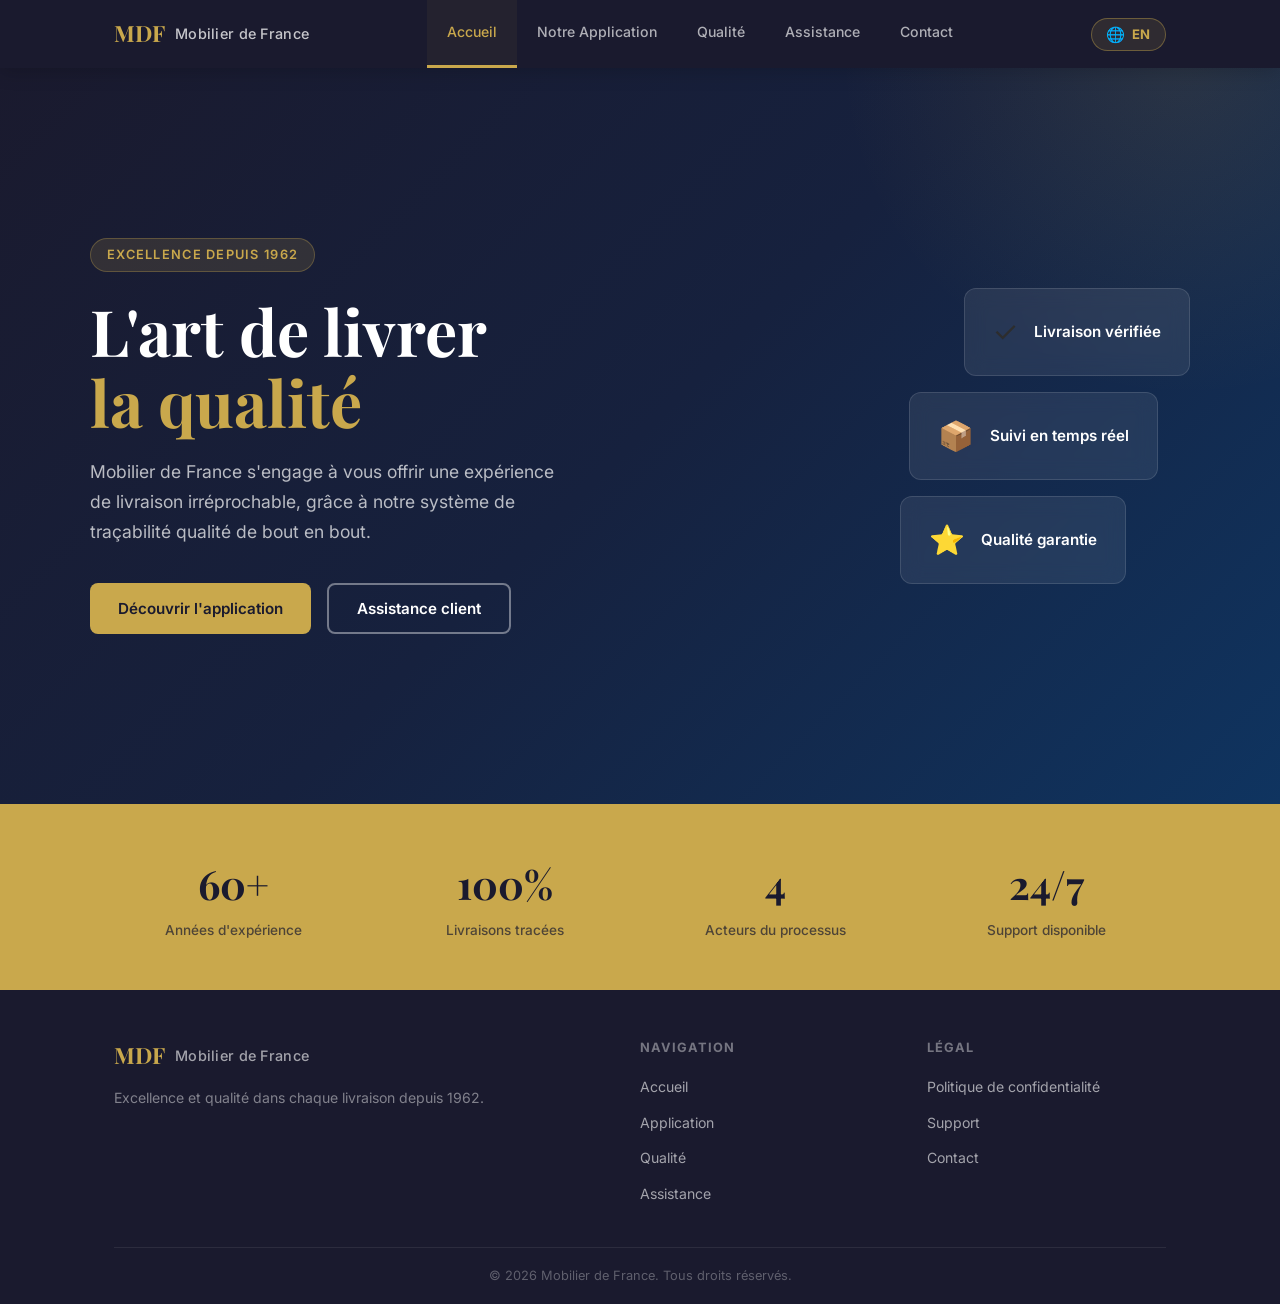
<file: index.html>
<!DOCTYPE html>
<html lang="fr">
<head>
  <meta charset="UTF-8" />
  <meta name="viewport" content="width=device-width, initial-scale=1.0" />
  <title>Mobilier de France - Qualité & Excellence</title>
  <meta name="description" content="Mobilier de France - Quality tracking for furniture deliveries." />
  <link rel="stylesheet" href="style.css" />
  <link rel="preconnect" href="https://fonts.googleapis.com" />
  <link rel="preconnect" href="https://fonts.gstatic.com" crossorigin />
  <link href="https://fonts.googleapis.com/css2?family=Playfair+Display:wght@400;600;700&family=Inter:wght@300;400;500;600&display=swap" rel="stylesheet" />
</head>
<body>

  <!-- ===================== NAVBAR / ONGLETS ===================== -->
  <nav class="navbar" id="navbar">
    <div class="nav-container">
      <div class="nav-logo">
        <span class="logo-mdf">MDF</span>
        <span class="logo-text">Mobilier de France</span>
      </div>

      <ul class="nav-links" id="navLinks">
        <li><a href="#" class="nav-tab active" data-tab="accueil"    data-i18n="nav.accueil">Accueil</a></li>
        <li><a href="#" class="nav-tab"         data-tab="app"       data-i18n="nav.app">Notre Application</a></li>
        <li><a href="#" class="nav-tab"         data-tab="qualite"   data-i18n="nav.qualite">Qualité</a></li>
        <li><a href="#" class="nav-tab"         data-tab="sav"       data-i18n="nav.sav">Assistance</a></li>
        <li><a href="#" class="nav-tab"         data-tab="contact"   data-i18n="nav.contact">Contact</a></li>
      </ul>

      <div class="nav-right">
        <!-- Bouton langue -->
        <button class="lang-btn" id="langBtn" onclick="toggleLang()">
          <span class="lang-icon">🌐</span>
          <span id="langLabel">EN</span>
        </button>
        <button class="nav-toggle" id="navToggle" aria-label="Menu">
          <span></span><span></span><span></span>
        </button>
      </div>
    </div>
  </nav>

  <!-- ===================== ONGLET : ACCUEIL ===================== -->
  <div class="tab-panel active" id="tab-accueil">

    <section class="hero">
      <div class="hero-content">
        <div class="hero-left">
          <div class="hero-badge" data-i18n="hero.badge">Excellence depuis 1962</div>
          <h1 class="hero-title">
            <span data-i18n="hero.title1">L'art de livrer</span><br />
            <span class="hero-highlight" data-i18n="hero.title2">la qualité</span>
          </h1>
          <p class="hero-subtitle" data-i18n="hero.subtitle">
            Mobilier de France s'engage à vous offrir une expérience de livraison irréprochable,
            grâce à notre système de traçabilité qualité de bout en bout.
          </p>
          <div class="hero-actions">
            <button class="btn btn-primary" onclick="switchTab('app')"   data-i18n="hero.btn1">Découvrir l'application</button>
            <button class="btn btn-secondary" onclick="switchTab('sav')" data-i18n="hero.btn2">Assistance client</button>
          </div>
        </div>
        <div class="hero-visual">
          <div class="hero-card">
            <div class="card-icon">✓</div>
            <div class="card-text" data-i18n="hero.card1">Livraison vérifiée</div>
          </div>
          <div class="hero-card hero-card--offset">
            <div class="card-icon">📦</div>
            <div class="card-text" data-i18n="hero.card2">Suivi en temps réel</div>
          </div>
          <div class="hero-card hero-card--offset2">
            <div class="card-icon">⭐</div>
            <div class="card-text" data-i18n="hero.card3">Qualité garantie</div>
          </div>
        </div>
      </div>
    </section>

    <section class="stats">
      <div class="container">
        <div class="stats-grid">
          <div class="stat-item">
            <div class="stat-number" data-target="60" data-suffix="+">60+</div>
            <div class="stat-label" data-i18n="stats.label1">Années d'expérience</div>
          </div>
          <div class="stat-item">
            <div class="stat-number" data-target="100" data-suffix="%">100%</div>
            <div class="stat-label" data-i18n="stats.label2">Livraisons tracées</div>
          </div>
          <div class="stat-item">
            <div class="stat-number" data-target="4" data-suffix="">4</div>
            <div class="stat-label" data-i18n="stats.label3">Acteurs du processus</div>
          </div>
          <div class="stat-item">
            <div class="stat-number" data-static="24/7">24/7</div>
            <div class="stat-label" data-i18n="stats.label4">Support disponible</div>
          </div>
        </div>
      </div>
    </section>

  </div>

  <!-- ===================== ONGLET : APPLICATION ===================== -->
  <div class="tab-panel" id="tab-app">
    <section class="page-section">
      <div class="container">
        <div class="section-header">
          <span class="section-tag" data-i18n="app.tag">Application Mobile</span>
          <h2 class="section-title" data-i18n="app.title">Une app pour chaque acteur</h2>
          <p class="section-desc" data-i18n="app.desc">
            Notre application de traçabilité qualité connecte tous les maillons de la chaîne —
            du fournisseur au client final — en passant par le chauffeur et le showroom.
          </p>
        </div>

        <div class="app-grid">
          <div class="app-card">
            <div class="app-card-icon">🏭</div>
            <h3 data-i18n="app.card1.title">Fournisseur</h3>
            <p data-i18n="app.card1.desc">Préparation des commandes, contrôle qualité à la source, photos de départ et chargement camion.</p>
          </div>
          <div class="app-card">
            <div class="app-card-icon">🚛</div>
            <h3 data-i18n="app.card2.title">Chauffeur</h3>
            <p data-i18n="app.card2.desc">Prise en charge des livraisons, gestion des tournées, photos à la livraison et signalement d'incidents.</p>
          </div>
          <div class="app-card">
            <div class="app-card-icon">🏪</div>
            <h3 data-i18n="app.card3.title">Showroom</h3>
            <p data-i18n="app.card3.desc">Réception des meubles, contrôle à la livraison, validation ou signalement des défauts.</p>
          </div>
          <div class="app-card">
            <div class="app-card-icon">👤</div>
            <h3 data-i18n="app.card4.title">Client</h3>
            <p data-i18n="app.card4.desc">Suivi de sa commande, réception confirmée avec signature électronique et avis qualité.</p>
          </div>
        </div>

        <div class="app-download">
          <p class="download-label" data-i18n="app.download.label">Application disponible prochainement sur</p>
          <div class="download-buttons">
            <div class="download-btn">
              <span class="download-icon">🍎</span>
              <div>
                <div class="download-sub" data-i18n="app.download.sub">Disponible sur</div>
                <div class="download-name">App Store</div>
              </div>
            </div>
            <div class="download-btn">
              <span class="download-icon">▶</span>
              <div>
                <div class="download-sub" data-i18n="app.download.sub">Disponible sur</div>
                <div class="download-name">Google Play</div>
              </div>
            </div>
          </div>
        </div>
      </div>
    </section>
  </div>

  <!-- ===================== ONGLET : QUALITÉ ===================== -->
  <div class="tab-panel" id="tab-qualite">
    <section class="page-section">
      <div class="container">
        <div class="section-header">
          <span class="section-tag" data-i18n="qualite.tag">Notre engagement</span>
          <h2 class="section-title" data-i18n="qualite.title">Zéro compromis sur la qualité</h2>
          <p class="section-desc" data-i18n="qualite.desc">
            Chaque meuble est photographié, référencé et suivi à chaque étape —
            de la fabrication à votre domicile.
          </p>
        </div>

        <div class="qualite-inner">
          <div class="qualite-text">
            <p data-i18n="qualite.text">
              Grâce à notre système de traçabilité numérique, vous disposez d'une preuve
              photo à chaque étape. Fini les litiges sans preuve : tout est documenté,
              daté et archivé.
            </p>
            <ul class="qualite-list">
              <li><span class="qualite-check">✓</span><span data-i18n="qualite.check1">Photos de contrôle avant expédition</span></li>
              <li><span class="qualite-check">✓</span><span data-i18n="qualite.check2">Vérification au chargement du camion</span></li>
              <li><span class="qualite-check">✓</span><span data-i18n="qualite.check3">Contrôle à la réception en showroom</span></li>
              <li><span class="qualite-check">✓</span><span data-i18n="qualite.check4">Confirmation de livraison chez le client</span></li>
              <li><span class="qualite-check">✓</span><span data-i18n="qualite.check5">Historique complet accessible en ligne</span></li>
            </ul>
          </div>

          <div class="qualite-visual">
            <div class="process-steps" id="processSteps">
              <div class="process-step active">
                <div class="step-num">1</div>
                <div class="step-info">
                  <strong data-i18n="qualite.step1.title">Fournisseur</strong>
                  <span data-i18n="qualite.step1.desc">Contrôle qualité à la source</span>
                </div>
              </div>
              <div class="process-connector"></div>
              <div class="process-step">
                <div class="step-num">2</div>
                <div class="step-info">
                  <strong data-i18n="qualite.step2.title">Transport</strong>
                  <span data-i18n="qualite.step2.desc">Chargement vérifié et photographié</span>
                </div>
              </div>
              <div class="process-connector"></div>
              <div class="process-step">
                <div class="step-num">3</div>
                <div class="step-info">
                  <strong data-i18n="qualite.step3.title">Showroom</strong>
                  <span data-i18n="qualite.step3.desc">Réception contrôlée</span>
                </div>
              </div>
              <div class="process-connector"></div>
              <div class="process-step">
                <div class="step-num">4</div>
                <div class="step-info">
                  <strong data-i18n="qualite.step4.title">Client</strong>
                  <span data-i18n="qualite.step4.desc">Livraison confirmée et signée</span>
                </div>
              </div>
            </div>
          </div>
        </div>
      </div>
    </section>
  </div>

  <!-- ===================== ONGLET : ASSISTANCE ===================== -->
  <div class="tab-panel" id="tab-sav">
    <section class="page-section page-section--dark">
      <div class="container">
        <div class="section-header">
          <span class="section-tag" data-i18n="sav.tag">Service Après-Vente</span>
          <h2 class="section-title" style="color:white;" data-i18n="sav.title">Assistance intelligente 24h/24</h2>
          <p class="section-desc" style="color:rgba(255,255,255,0.65);" data-i18n="sav.desc">
            Notre assistant virtuel est disponible à tout moment pour répondre à vos questions,
            suivre vos dossiers SAV et vous orienter vers le bon interlocuteur.
          </p>
        </div>

        <div class="bot-container">
          <div class="bot-header">
            <div class="bot-avatar">MDF</div>
            <div class="bot-info">
              <strong data-i18n="sav.bot.name">Assistant MDF</strong>
              <span class="bot-status" data-i18n="sav.bot.status">En ligne</span>
            </div>
          </div>
          <div class="bot-messages" id="botMessages">
            <div class="bot-message bot-message--bot">
              <div class="bot-bubble" data-i18n="sav.bot.welcome">
                Bonjour ! Je suis l'assistant Mobilier de France. Comment puis-je vous aider aujourd'hui ?
              </div>
            </div>
          </div>
          <div class="bot-suggestions" id="botSuggestions">
            <button class="suggestion-btn" data-suggest="1" data-i18n="sav.suggest1" onclick="sendSuggestion(this.textContent)">Suivre ma livraison</button>
            <button class="suggestion-btn" data-suggest="2" data-i18n="sav.suggest2" onclick="sendSuggestion(this.textContent)">Signaler un problème</button>
            <button class="suggestion-btn" data-suggest="3" data-i18n="sav.suggest3" onclick="sendSuggestion(this.textContent)">Contacter le SAV</button>
          </div>
          <div class="bot-input">
            <input type="text" id="botInput" data-i18n-placeholder="sav.input.placeholder" placeholder="Posez votre question..." onkeydown="handleBotKey(event)" />
            <button class="bot-send" data-i18n="sav.send" onclick="sendBotMessage()">Envoyer</button>
          </div>
        </div>
      </div>
    </section>
  </div>

  <!-- ===================== ONGLET : CONTACT ===================== -->
  <div class="tab-panel" id="tab-contact">
    <section class="page-section">
      <div class="container">
        <div class="section-header">
          <span class="section-tag" data-i18n="contact.tag">Nous contacter</span>
          <h2 class="section-title" data-i18n="contact.title">Une question ? Écrivez-nous</h2>
        </div>

        <div class="contact-grid">
          <div class="contact-info">
            <div class="contact-item">
              <span class="contact-icon">📍</span>
              <div>
                <strong data-i18n="contact.address.label">Siège social</strong>
                <p data-i18n="contact.address.value">France</p>
              </div>
            </div>
            <div class="contact-item">
              <span class="contact-icon">📧</span>
              <div>
                <strong data-i18n="contact.email.label">Email</strong>
                <p>contact@mdf.com</p>
              </div>
            </div>
            <div class="contact-item">
              <span class="contact-icon">🕐</span>
              <div>
                <strong data-i18n="contact.hours.label">Horaires</strong>
                <p data-i18n="contact.hours.value">Lun - Ven : 9h - 18h</p>
              </div>
            </div>
            <div class="contact-item">
              <span class="contact-icon">💬</span>
              <div>
                <strong data-i18n="contact.chat.label">Support en ligne</strong>
                <p><button class="link-btn" data-i18n="contact.chat.link" onclick="switchTab('sav')">Accéder au chat →</button></p>
              </div>
            </div>
          </div>

          <form class="contact-form" id="contactForm" onsubmit="handleContactForm(event)">
            <div class="form-row">
              <div class="form-group">
                <label for="firstName" data-i18n="form.firstname">Prénom</label>
                <input type="text" id="firstName" data-i18n-placeholder="form.placeholder.firstname" placeholder="Jean" required />
              </div>
              <div class="form-group">
                <label for="lastName" data-i18n="form.lastname">Nom</label>
                <input type="text" id="lastName" data-i18n-placeholder="form.placeholder.lastname" placeholder="Dupont" required />
              </div>
            </div>
            <div class="form-group">
              <label for="email" data-i18n="form.email">Email</label>
              <input type="email" id="email" placeholder="jean.dupont@email.com" required />
            </div>
            <div class="form-group">
              <label for="subject" data-i18n="form.subject">Sujet</label>
              <select id="subject">
                <option value=""    data-i18n="form.subject.opt0">Choisir un sujet</option>
                <option value="liv" data-i18n="form.subject.opt1">Suivi de livraison</option>
                <option value="sav" data-i18n="form.subject.opt2">Service après-vente</option>
                <option value="app" data-i18n="form.subject.opt3">Application mobile</option>
                <option value="aut" data-i18n="form.subject.opt4">Autre</option>
              </select>
            </div>
            <div class="form-group">
              <label for="message" data-i18n="form.message">Message</label>
              <textarea id="message" rows="4" data-i18n-placeholder="form.placeholder.message" placeholder="Votre message..." required></textarea>
            </div>
            <button type="submit" class="btn btn-primary btn-full" data-i18n="form.submit">Envoyer le message</button>
            <div class="form-success" id="formSuccess" data-i18n="form.success">Message envoyé ! Nous vous répondrons sous 24h.</div>
          </form>
        </div>
      </div>
    </section>
  </div>

  <!-- ===================== FOOTER ===================== -->
  <footer class="footer">
    <div class="container">
      <div class="footer-grid">
        <div class="footer-brand">
          <div class="nav-logo">
            <span class="logo-mdf">MDF</span>
            <span class="logo-text">Mobilier de France</span>
          </div>
          <p data-i18n="footer.desc">Excellence et qualité dans chaque livraison depuis 1962.</p>
        </div>
        <div class="footer-links">
          <h4 data-i18n="footer.nav.title">Navigation</h4>
          <ul>
            <li><a href="#" onclick="switchTab('accueil')" data-i18n="nav.accueil">Accueil</a></li>
            <li><a href="#" onclick="switchTab('app')"     data-i18n="nav.app">Application</a></li>
            <li><a href="#" onclick="switchTab('qualite')" data-i18n="nav.qualite">Qualité</a></li>
            <li><a href="#" onclick="switchTab('sav')"     data-i18n="nav.sav">Assistance</a></li>
          </ul>
        </div>
        <div class="footer-links">
          <h4 data-i18n="footer.legal.title">Légal</h4>
          <ul>
            <li><a href="privacy-policy.html" data-i18n="footer.legal.privacy">Politique de confidentialité</a></li>
            <li><a href="support.html"         data-i18n="footer.legal.support">Support</a></li>
            <li><a href="#" onclick="switchTab('contact')" data-i18n="nav.contact">Contact</a></li>
          </ul>
        </div>
      </div>
      <div class="footer-bottom">
        <p data-i18n="footer.copy">&copy; 2026 Mobilier de France. Tous droits réservés.</p>
      </div>
    </div>
  </footer>

  <script src="script.js"></script>
</body>
</html>
</file>
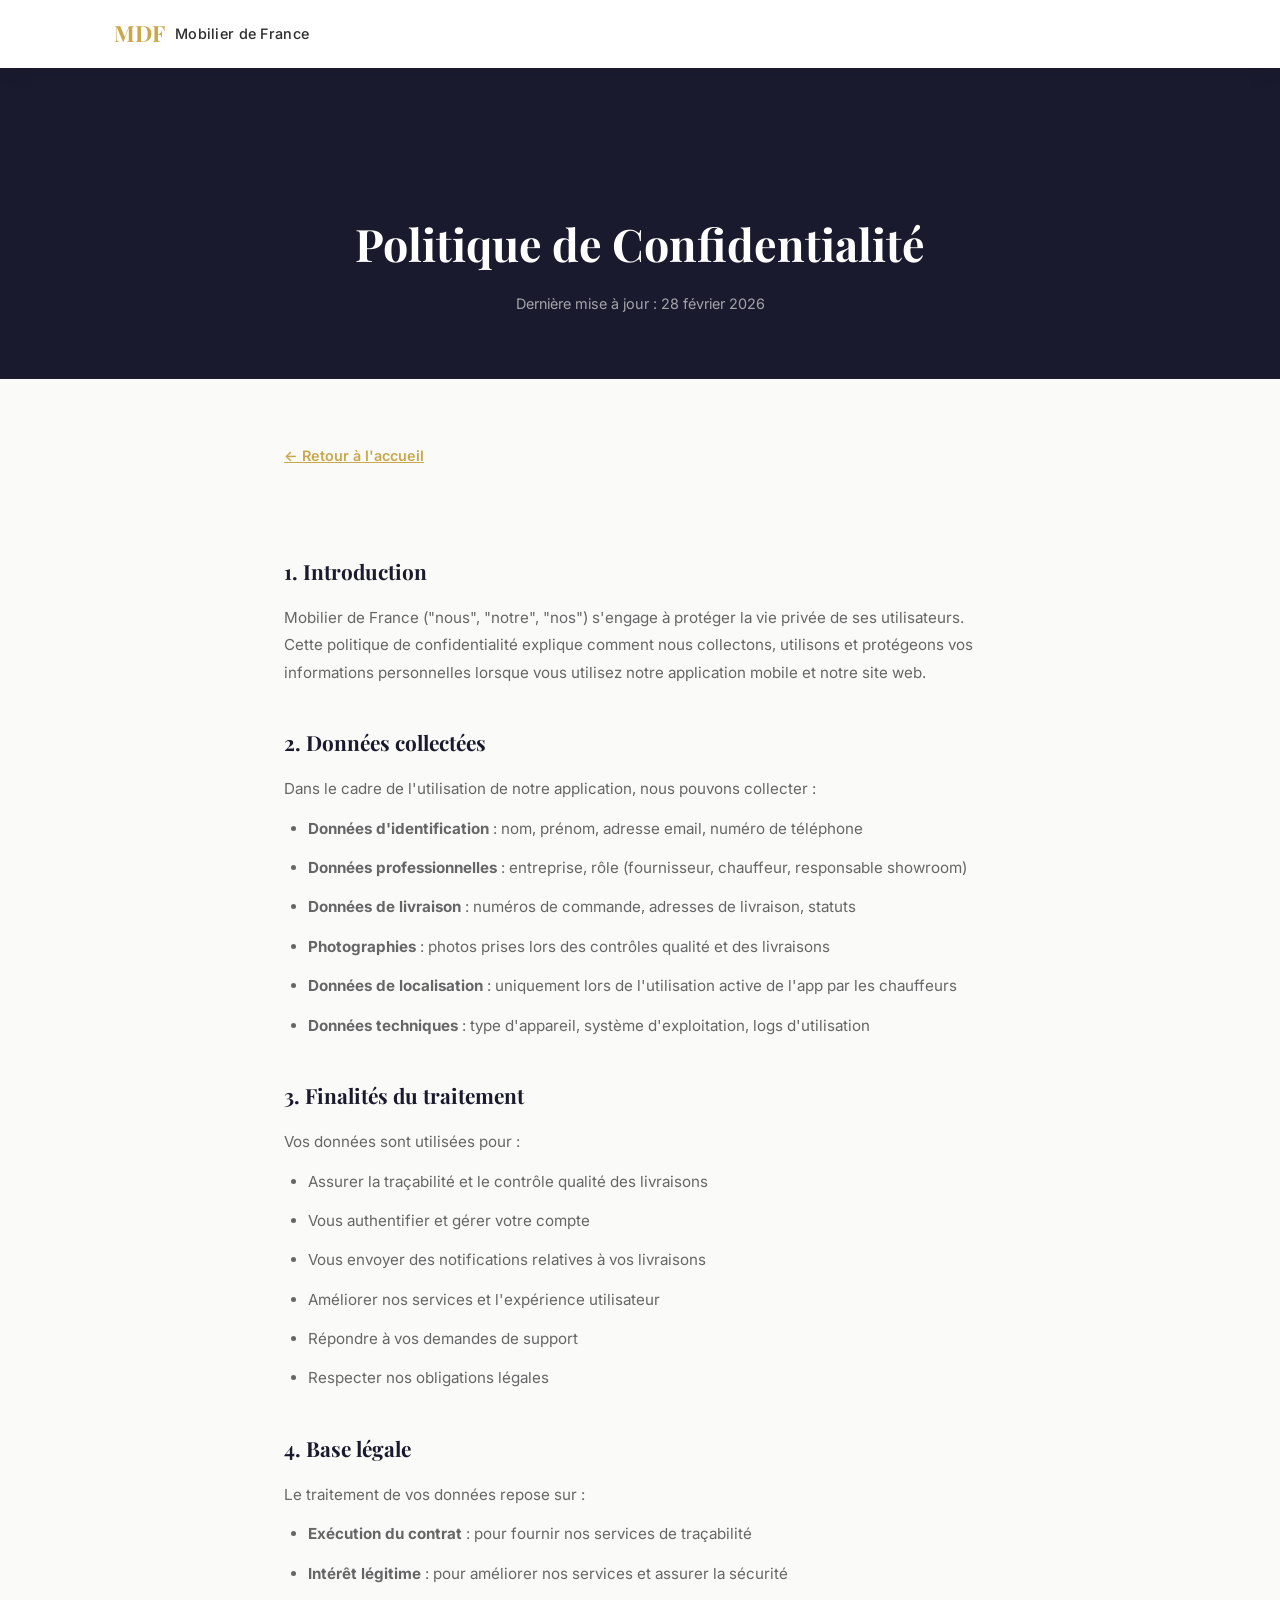
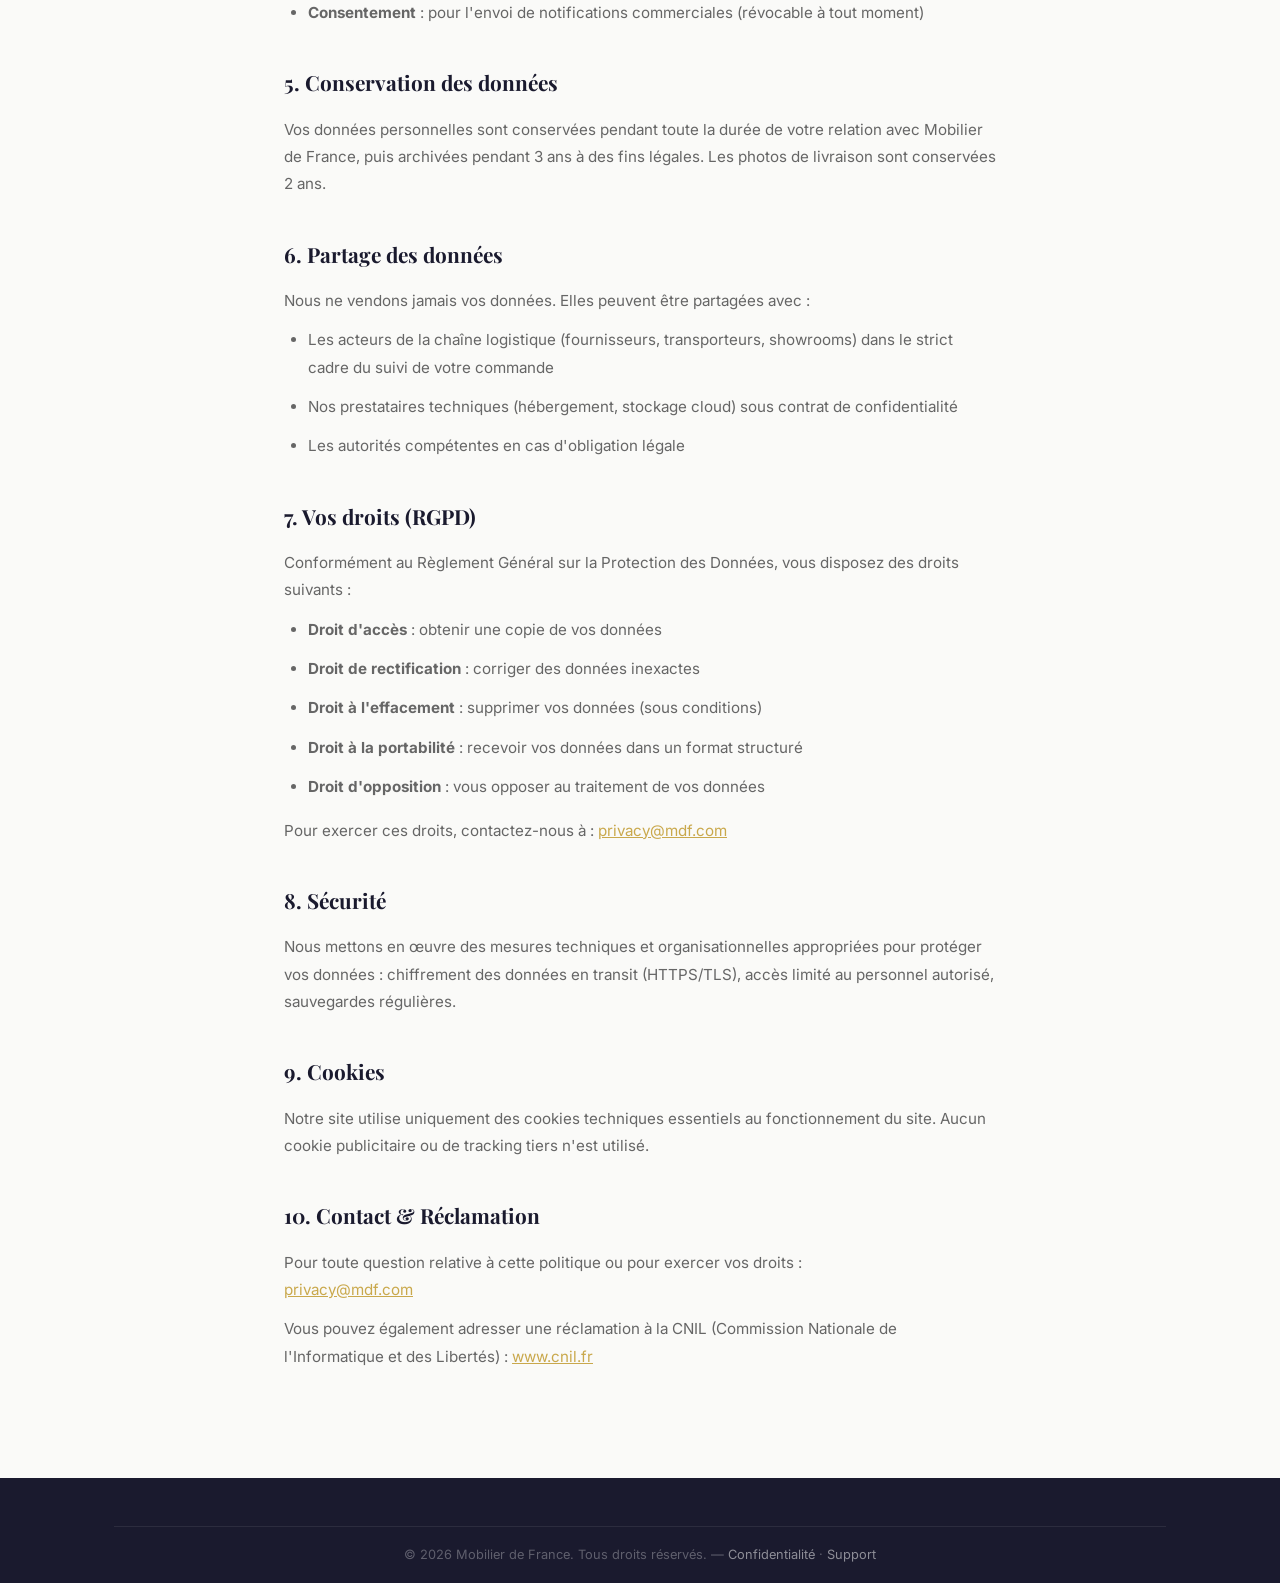
<file: privacy-policy.html>
<!DOCTYPE html>
<html lang="fr">
<head>
  <meta charset="UTF-8" />
  <meta name="viewport" content="width=device-width, initial-scale=1.0" />
  <title>Politique de Confidentialité - Mobilier de France</title>
  <link rel="stylesheet" href="style.css" />
  <link href="https://fonts.googleapis.com/css2?family=Playfair+Display:wght@400;600;700&family=Inter:wght@300;400;500;600&display=swap" rel="stylesheet" />
  <style>
    .legal-hero {
      background: var(--color-primary);
      padding: 140px 0 64px;
      text-align: center;
    }
    .legal-hero h1 {
      font-family: var(--font-heading);
      color: var(--color-white);
      font-size: clamp(1.8rem, 4vw, 2.8rem);
      margin-bottom: 12px;
    }
    .legal-hero p {
      color: rgba(255,255,255,0.6);
      font-size: 0.9rem;
    }
    .legal-content {
      max-width: 760px;
      margin: 0 auto;
      padding: 64px 24px 96px;
    }
    .legal-content h2 {
      font-family: var(--font-heading);
      font-size: 1.3rem;
      color: var(--color-primary);
      margin: 40px 0 16px;
    }
    .legal-content h2:first-child {
      margin-top: 0;
    }
    .legal-content p, .legal-content li {
      font-size: 0.95rem;
      color: var(--color-text-light);
      line-height: 1.8;
      margin-bottom: 12px;
    }
    .legal-content ul {
      list-style: disc;
      padding-left: 24px;
      margin-bottom: 16px;
    }
    .legal-content a {
      color: var(--color-secondary);
      text-decoration: underline;
    }
    .back-link {
      display: inline-flex;
      align-items: center;
      gap: 8px;
      color: var(--color-secondary);
      font-size: 0.9rem;
      font-weight: 600;
      margin-bottom: 48px;
      transition: gap 0.2s ease;
    }
    .back-link:hover { gap: 12px; }
  </style>
</head>
<body>

  <!-- NAVBAR simple -->
  <nav class="navbar scrolled" style="position: relative; background: white; box-shadow: 0 2px 20px rgba(0,0,0,0.08);">
    <div class="nav-container">
      <a href="index.html" class="nav-logo">
        <span class="logo-mdf">MDF</span>
        <span class="logo-text" style="color: var(--color-text);">Mobilier de France</span>
      </a>
    </div>
  </nav>

  <div class="legal-hero">
    <h1>Politique de Confidentialité</h1>
    <p>Dernière mise à jour : 28 février 2026</p>
  </div>

  <div class="legal-content">
    <a href="index.html" class="back-link">← Retour à l'accueil</a>

    <h2>1. Introduction</h2>
    <p>
      Mobilier de France ("nous", "notre", "nos") s'engage à protéger la vie privée de ses utilisateurs.
      Cette politique de confidentialité explique comment nous collectons, utilisons et protégeons vos
      informations personnelles lorsque vous utilisez notre application mobile et notre site web.
    </p>

    <h2>2. Données collectées</h2>
    <p>Dans le cadre de l'utilisation de notre application, nous pouvons collecter :</p>
    <ul>
      <li><strong>Données d'identification</strong> : nom, prénom, adresse email, numéro de téléphone</li>
      <li><strong>Données professionnelles</strong> : entreprise, rôle (fournisseur, chauffeur, responsable showroom)</li>
      <li><strong>Données de livraison</strong> : numéros de commande, adresses de livraison, statuts</li>
      <li><strong>Photographies</strong> : photos prises lors des contrôles qualité et des livraisons</li>
      <li><strong>Données de localisation</strong> : uniquement lors de l'utilisation active de l'app par les chauffeurs</li>
      <li><strong>Données techniques</strong> : type d'appareil, système d'exploitation, logs d'utilisation</li>
    </ul>

    <h2>3. Finalités du traitement</h2>
    <p>Vos données sont utilisées pour :</p>
    <ul>
      <li>Assurer la traçabilité et le contrôle qualité des livraisons</li>
      <li>Vous authentifier et gérer votre compte</li>
      <li>Vous envoyer des notifications relatives à vos livraisons</li>
      <li>Améliorer nos services et l'expérience utilisateur</li>
      <li>Répondre à vos demandes de support</li>
      <li>Respecter nos obligations légales</li>
    </ul>

    <h2>4. Base légale</h2>
    <p>
      Le traitement de vos données repose sur :
    </p>
    <ul>
      <li><strong>Exécution du contrat</strong> : pour fournir nos services de traçabilité</li>
      <li><strong>Intérêt légitime</strong> : pour améliorer nos services et assurer la sécurité</li>
      <li><strong>Consentement</strong> : pour l'envoi de notifications commerciales (révocable à tout moment)</li>
    </ul>

    <h2>5. Conservation des données</h2>
    <p>
      Vos données personnelles sont conservées pendant toute la durée de votre relation avec Mobilier de France,
      puis archivées pendant 3 ans à des fins légales. Les photos de livraison sont conservées 2 ans.
    </p>

    <h2>6. Partage des données</h2>
    <p>
      Nous ne vendons jamais vos données. Elles peuvent être partagées avec :
    </p>
    <ul>
      <li>Les acteurs de la chaîne logistique (fournisseurs, transporteurs, showrooms) dans le strict cadre du suivi de votre commande</li>
      <li>Nos prestataires techniques (hébergement, stockage cloud) sous contrat de confidentialité</li>
      <li>Les autorités compétentes en cas d'obligation légale</li>
    </ul>

    <h2>7. Vos droits (RGPD)</h2>
    <p>Conformément au Règlement Général sur la Protection des Données, vous disposez des droits suivants :</p>
    <ul>
      <li><strong>Droit d'accès</strong> : obtenir une copie de vos données</li>
      <li><strong>Droit de rectification</strong> : corriger des données inexactes</li>
      <li><strong>Droit à l'effacement</strong> : supprimer vos données (sous conditions)</li>
      <li><strong>Droit à la portabilité</strong> : recevoir vos données dans un format structuré</li>
      <li><strong>Droit d'opposition</strong> : vous opposer au traitement de vos données</li>
    </ul>
    <p>
      Pour exercer ces droits, contactez-nous à : <a href="mailto:privacy@mdf.com">privacy@mdf.com</a>
    </p>

    <h2>8. Sécurité</h2>
    <p>
      Nous mettons en œuvre des mesures techniques et organisationnelles appropriées pour protéger vos données :
      chiffrement des données en transit (HTTPS/TLS), accès limité au personnel autorisé, sauvegardes régulières.
    </p>

    <h2>9. Cookies</h2>
    <p>
      Notre site utilise uniquement des cookies techniques essentiels au fonctionnement du site.
      Aucun cookie publicitaire ou de tracking tiers n'est utilisé.
    </p>

    <h2>10. Contact & Réclamation</h2>
    <p>
      Pour toute question relative à cette politique ou pour exercer vos droits :<br />
      <a href="mailto:privacy@mdf.com">privacy@mdf.com</a>
    </p>
    <p>
      Vous pouvez également adresser une réclamation à la CNIL (Commission Nationale de l'Informatique et des Libertés) :
      <a href="https://www.cnil.fr" target="_blank" rel="noopener">www.cnil.fr</a>
    </p>
  </div>

  <footer class="footer">
    <div class="container">
      <div class="footer-bottom">
        <p>&copy; 2026 Mobilier de France. Tous droits réservés. — <a href="privacy-policy.html" style="color: rgba(255,255,255,0.5);">Confidentialité</a> · <a href="support.html" style="color: rgba(255,255,255,0.5);">Support</a></p>
      </div>
    </div>
  </footer>

</body>
</html>
</file>
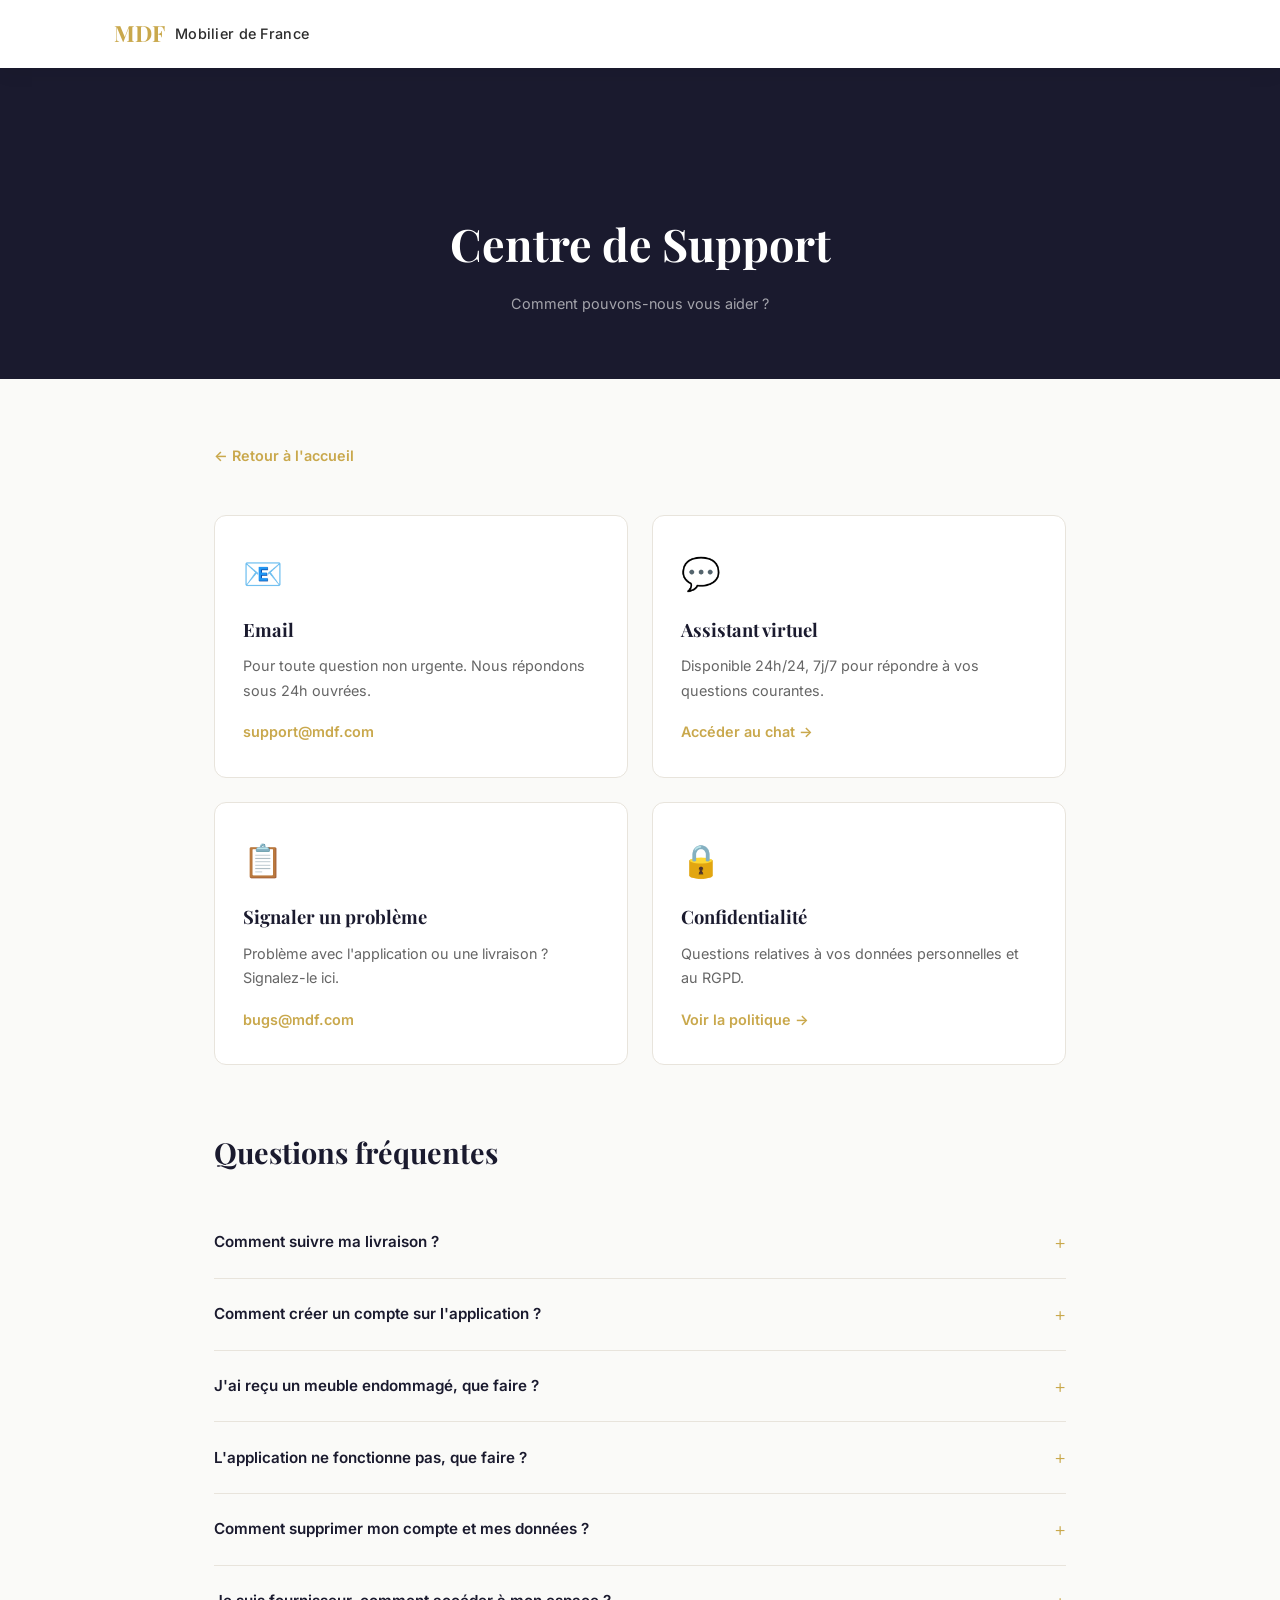
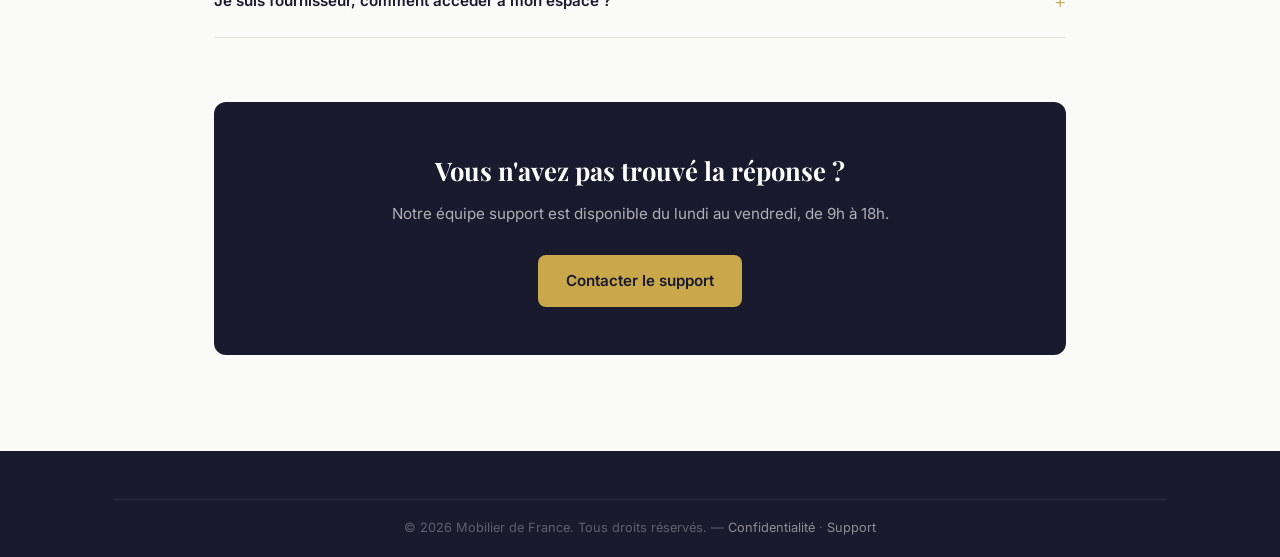
<file: support.html>
<!DOCTYPE html>
<html lang="fr">
<head>
  <meta charset="UTF-8" />
  <meta name="viewport" content="width=device-width, initial-scale=1.0" />
  <title>Support - Mobilier de France</title>
  <link rel="stylesheet" href="style.css" />
  <link href="https://fonts.googleapis.com/css2?family=Playfair+Display:wght@400;600;700&family=Inter:wght@300;400;500;600&display=swap" rel="stylesheet" />
  <style>
    .legal-hero {
      background: var(--color-primary);
      padding: 140px 0 64px;
      text-align: center;
    }
    .legal-hero h1 {
      font-family: var(--font-heading);
      color: var(--color-white);
      font-size: clamp(1.8rem, 4vw, 2.8rem);
      margin-bottom: 12px;
    }
    .legal-hero p {
      color: rgba(255,255,255,0.6);
      font-size: 0.9rem;
    }
    .support-content {
      max-width: 900px;
      margin: 0 auto;
      padding: 64px 24px 96px;
    }
    .back-link {
      display: inline-flex;
      align-items: center;
      gap: 8px;
      color: var(--color-secondary);
      font-size: 0.9rem;
      font-weight: 600;
      margin-bottom: 48px;
      transition: gap 0.2s ease;
    }
    .back-link:hover { gap: 12px; }
    .support-grid {
      display: grid;
      grid-template-columns: 1fr 1fr;
      gap: 24px;
      margin-bottom: 64px;
    }
    .support-card {
      background: var(--color-white);
      border: 1px solid var(--color-border);
      border-radius: var(--radius);
      padding: 32px 28px;
      transition: all var(--transition);
    }
    .support-card:hover {
      transform: translateY(-2px);
      box-shadow: var(--shadow);
      border-color: var(--color-secondary);
    }
    .support-card-icon {
      font-size: 2rem;
      margin-bottom: 16px;
    }
    .support-card h3 {
      font-family: var(--font-heading);
      font-size: 1.15rem;
      color: var(--color-primary);
      margin-bottom: 10px;
    }
    .support-card p {
      font-size: 0.9rem;
      color: var(--color-text-light);
      line-height: 1.7;
      margin-bottom: 16px;
    }
    .support-card a {
      font-size: 0.9rem;
      color: var(--color-secondary);
      font-weight: 600;
    }
    .faq-section h2 {
      font-family: var(--font-heading);
      font-size: 1.8rem;
      color: var(--color-primary);
      margin-bottom: 32px;
    }
    .faq-item {
      border-bottom: 1px solid var(--color-border);
      padding: 20px 0;
    }
    .faq-question {
      display: flex;
      justify-content: space-between;
      align-items: center;
      cursor: pointer;
      font-weight: 600;
      font-size: 0.95rem;
      color: var(--color-primary);
      gap: 16px;
    }
    .faq-toggle {
      font-size: 1.2rem;
      color: var(--color-secondary);
      flex-shrink: 0;
      transition: transform 0.3s ease;
      font-weight: 300;
    }
    .faq-answer {
      max-height: 0;
      overflow: hidden;
      transition: max-height 0.4s ease, padding 0.3s ease;
      font-size: 0.9rem;
      color: var(--color-text-light);
      line-height: 1.8;
    }
    .faq-item.open .faq-answer {
      max-height: 300px;
      padding-top: 12px;
    }
    .faq-item.open .faq-toggle {
      transform: rotate(45deg);
    }
    .contact-support {
      background: var(--color-primary);
      border-radius: var(--radius);
      padding: 48px;
      text-align: center;
      margin-top: 64px;
    }
    .contact-support h2 {
      font-family: var(--font-heading);
      color: var(--color-white);
      font-size: 1.6rem;
      margin-bottom: 12px;
    }
    .contact-support p {
      color: rgba(255,255,255,0.65);
      font-size: 0.95rem;
      margin-bottom: 28px;
    }
    @media (max-width: 640px) {
      .support-grid { grid-template-columns: 1fr; }
      .contact-support { padding: 32px 24px; }
    }
  </style>
</head>
<body>

  <nav class="navbar scrolled" style="position: relative; background: white; box-shadow: 0 2px 20px rgba(0,0,0,0.08);">
    <div class="nav-container">
      <a href="index.html" class="nav-logo">
        <span class="logo-mdf">MDF</span>
        <span class="logo-text" style="color: var(--color-text);">Mobilier de France</span>
      </a>
    </div>
  </nav>

  <div class="legal-hero">
    <h1>Centre de Support</h1>
    <p>Comment pouvons-nous vous aider ?</p>
  </div>

  <div class="support-content">
    <a href="index.html" class="back-link">← Retour à l'accueil</a>

    <!-- Canaux de contact -->
    <div class="support-grid">
      <div class="support-card">
        <div class="support-card-icon">📧</div>
        <h3>Email</h3>
        <p>Pour toute question non urgente. Nous répondons sous 24h ouvrées.</p>
        <a href="mailto:support@mdf.com">support@mdf.com</a>
      </div>
      <div class="support-card">
        <div class="support-card-icon">💬</div>
        <h3>Assistant virtuel</h3>
        <p>Disponible 24h/24, 7j/7 pour répondre à vos questions courantes.</p>
        <a href="index.html#sav">Accéder au chat →</a>
      </div>
      <div class="support-card">
        <div class="support-card-icon">📋</div>
        <h3>Signaler un problème</h3>
        <p>Problème avec l'application ou une livraison ? Signalez-le ici.</p>
        <a href="mailto:bugs@mdf.com">bugs@mdf.com</a>
      </div>
      <div class="support-card">
        <div class="support-card-icon">🔒</div>
        <h3>Confidentialité</h3>
        <p>Questions relatives à vos données personnelles et au RGPD.</p>
        <a href="privacy-policy.html">Voir la politique →</a>
      </div>
    </div>

    <!-- FAQ -->
    <div class="faq-section">
      <h2>Questions fréquentes</h2>

      <div class="faq-item" onclick="toggleFaq(this)">
        <div class="faq-question">
          Comment suivre ma livraison ?
          <span class="faq-toggle">+</span>
        </div>
        <div class="faq-answer">
          Vous pouvez suivre votre livraison directement via l'application mobile Mobilier de France.
          Téléchargez-la sur l'App Store ou Google Play, connectez-vous avec votre compte client,
          et accédez à la section "Mes commandes". Vous verrez le statut en temps réel de votre livraison,
          les photos de contrôle qualité et la position de votre chauffeur.
        </div>
      </div>

      <div class="faq-item" onclick="toggleFaq(this)">
        <div class="faq-question">
          Comment créer un compte sur l'application ?
          <span class="faq-toggle">+</span>
        </div>
        <div class="faq-answer">
          Les comptes sur l'application MDF sont créés par nos équipes.
          Si vous êtes client, votre compte est automatiquement créé lors de votre première commande.
          Si vous êtes fournisseur, chauffeur ou responsable showroom, contactez votre responsable
          MDF pour obtenir vos identifiants.
        </div>
      </div>

      <div class="faq-item" onclick="toggleFaq(this)">
        <div class="faq-question">
          J'ai reçu un meuble endommagé, que faire ?
          <span class="faq-toggle">+</span>
        </div>
        <div class="faq-answer">
          En cas de meuble endommagé lors de la livraison :
          1. Signalez-le immédiatement au chauffeur lors de la livraison.
          2. Prenez des photos des dommages.
          3. Notez vos réserves sur le bon de livraison.
          4. Contactez notre SAV dans les 48h à sav@mdf.com en joignant vos photos.
          Notre équipe prendra en charge votre dossier sous 24h ouvrées.
        </div>
      </div>

      <div class="faq-item" onclick="toggleFaq(this)">
        <div class="faq-question">
          L'application ne fonctionne pas, que faire ?
          <span class="faq-toggle">+</span>
        </div>
        <div class="faq-answer">
          Si vous rencontrez un problème avec l'application :
          1. Vérifiez votre connexion internet.
          2. Fermez et relancez l'application.
          3. Vérifiez que votre application est à jour (App Store / Google Play).
          4. Redémarrez votre téléphone.
          Si le problème persiste, écrivez-nous à bugs@mdf.com en décrivant le problème
          et en précisant votre modèle de téléphone et version du système.
        </div>
      </div>

      <div class="faq-item" onclick="toggleFaq(this)">
        <div class="faq-question">
          Comment supprimer mon compte et mes données ?
          <span class="faq-toggle">+</span>
        </div>
        <div class="faq-answer">
          Conformément au RGPD, vous pouvez demander la suppression de votre compte et de vos données
          en envoyant un email à privacy@mdf.com avec votre demande.
          Nous traiterons votre demande sous 30 jours. Certaines données peuvent être conservées
          pour des obligations légales (3 ans maximum).
        </div>
      </div>

      <div class="faq-item" onclick="toggleFaq(this)">
        <div class="faq-question">
          Je suis fournisseur, comment accéder à mon espace ?
          <span class="faq-toggle">+</span>
        </div>
        <div class="faq-answer">
          En tant que fournisseur partenaire MDF, vous avez accès à un espace dédié dans l'application.
          Votre responsable MDF vous a remis vos identifiants de connexion. Si vous les avez perdus,
          contactez votre interlocuteur habituel chez Mobilier de France ou écrivez à support@mdf.com.
        </div>
      </div>
    </div>

    <!-- Contact block -->
    <div class="contact-support">
      <h2>Vous n'avez pas trouvé la réponse ?</h2>
      <p>Notre équipe support est disponible du lundi au vendredi, de 9h à 18h.</p>
      <a href="mailto:support@mdf.com" class="btn btn-primary">Contacter le support</a>
    </div>
  </div>

  <footer class="footer">
    <div class="container">
      <div class="footer-bottom">
        <p>&copy; 2026 Mobilier de France. Tous droits réservés. — <a href="privacy-policy.html" style="color: rgba(255,255,255,0.5);">Confidentialité</a> · <a href="support.html" style="color: rgba(255,255,255,0.5);">Support</a></p>
      </div>
    </div>
  </footer>

  <script>
    function toggleFaq(item) {
      const isOpen = item.classList.contains('open');
      document.querySelectorAll('.faq-item').forEach(i => i.classList.remove('open'));
      if (!isOpen) item.classList.add('open');
    }
  </script>
</body>
</html>
</file>
<file: style.css>
/* ==========================================
   MOBILIER DE FRANCE - style.css
   ========================================== */

/* --- RESET & BASE --- */
*, *::before, *::after {
  box-sizing: border-box;
  margin: 0;
  padding: 0;
}

:root {
  --color-primary: #1a1a2e;
  --color-secondary: #c9a84c;
  --color-accent: #e8d5a3;
  --color-bg: #fafaf8;
  --color-bg-dark: #1a1a2e;
  --color-text: #2d2d2d;
  --color-text-light: #666;
  --color-white: #ffffff;
  --color-border: #e8e4dc;
  --color-success: #2d9c4a;
  --font-heading: 'Playfair Display', Georgia, serif;
  --font-body: 'Inter', system-ui, sans-serif;
  --radius: 12px;
  --radius-sm: 8px;
  --shadow: 0 4px 24px rgba(0, 0, 0, 0.08);
  --shadow-lg: 0 12px 48px rgba(0, 0, 0, 0.12);
  --transition: 0.3s ease;
  --navbar-h: 68px;
}

html { scroll-behavior: smooth; }

body {
  font-family: var(--font-body);
  color: var(--color-text);
  background: var(--color-bg);
  line-height: 1.6;
  overflow-x: hidden;
}

.container {
  max-width: 1100px;
  margin: 0 auto;
  padding: 0 24px;
}

a { text-decoration: none; color: inherit; }
ul { list-style: none; }

/* --- TYPOGRAPHY --- */
.section-tag {
  display: inline-block;
  font-size: 0.75rem;
  font-weight: 600;
  letter-spacing: 0.12em;
  text-transform: uppercase;
  color: var(--color-secondary);
  margin-bottom: 12px;
}

.section-title {
  font-family: var(--font-heading);
  font-size: clamp(1.8rem, 4vw, 2.8rem);
  font-weight: 700;
  color: var(--color-primary);
  line-height: 1.2;
  margin-bottom: 16px;
}

.section-desc {
  font-size: 1.05rem;
  color: var(--color-text-light);
  max-width: 560px;
  margin: 0 auto;
}

.section-header {
  text-align: center;
  margin-bottom: 56px;
}

/* --- BUTTONS --- */
.btn {
  display: inline-flex;
  align-items: center;
  gap: 8px;
  padding: 14px 28px;
  border-radius: var(--radius-sm);
  font-weight: 600;
  font-size: 0.95rem;
  cursor: pointer;
  border: none;
  transition: all var(--transition);
  white-space: nowrap;
  font-family: var(--font-body);
}

.btn-primary {
  background: var(--color-secondary);
  color: var(--color-primary);
}

.btn-primary:hover {
  background: #b8943e;
  transform: translateY(-2px);
  box-shadow: 0 6px 20px rgba(201, 168, 76, 0.35);
}

.btn-secondary {
  background: transparent;
  color: var(--color-white);
  border: 2px solid rgba(255,255,255,0.4);
}

.btn-secondary:hover {
  background: rgba(255,255,255,0.12);
  border-color: rgba(255,255,255,0.7);
}

.btn-full {
  width: 100%;
  justify-content: center;
}

.link-btn {
  background: none;
  border: none;
  color: var(--color-secondary);
  font-weight: 600;
  font-size: 0.9rem;
  cursor: pointer;
  font-family: var(--font-body);
  padding: 0;
}

.link-btn:hover { text-decoration: underline; }

/* ==========================================
   NAVBAR
   ========================================== */
.navbar {
  position: fixed;
  top: 0;
  left: 0;
  right: 0;
  z-index: 1000;
  background: var(--color-primary);
  height: var(--navbar-h);
  box-shadow: 0 2px 20px rgba(0,0,0,0.2);
}

.nav-container {
  max-width: 1100px;
  margin: 0 auto;
  padding: 0 24px;
  height: 100%;
  display: flex;
  align-items: center;
  justify-content: space-between;
}

.nav-logo {
  display: flex;
  align-items: center;
  gap: 10px;
  flex-shrink: 0;
}

.logo-mdf {
  font-family: var(--font-heading);
  font-size: 1.4rem;
  font-weight: 700;
  color: var(--color-secondary);
}

.logo-text {
  font-size: 0.9rem;
  font-weight: 500;
  color: rgba(255,255,255,0.75);
  letter-spacing: 0.02em;
}

/* --- Onglets de navigation --- */
.nav-links {
  display: flex;
  align-items: stretch;
  gap: 0;
  height: 100%;
}

.nav-links li {
  display: flex;
  align-items: stretch;
}

.nav-tab {
  display: flex;
  align-items: center;
  padding: 0 20px;
  font-size: 0.88rem;
  font-weight: 500;
  color: rgba(255,255,255,0.65);
  border-bottom: 3px solid transparent;
  transition: all var(--transition);
  white-space: nowrap;
  cursor: pointer;
  position: relative;
}

.nav-tab:hover {
  color: var(--color-white);
  background: rgba(255,255,255,0.05);
}

.nav-tab.active {
  color: var(--color-secondary);
  border-bottom-color: var(--color-secondary);
  background: rgba(201,168,76,0.06);
}

/* --- Bouton langue FR/EN --- */
.nav-right {
  display: flex;
  align-items: center;
  gap: 12px;
  flex-shrink: 0;
}

.lang-btn {
  display: flex;
  align-items: center;
  gap: 6px;
  padding: 6px 14px;
  background: rgba(201,168,76,0.12);
  border: 1.5px solid rgba(201,168,76,0.4);
  border-radius: 100px;
  color: var(--color-secondary);
  font-size: 0.82rem;
  font-weight: 700;
  cursor: pointer;
  transition: all var(--transition);
  font-family: var(--font-body);
  letter-spacing: 0.05em;
}

.lang-btn:hover {
  background: var(--color-secondary);
  color: var(--color-primary);
  border-color: var(--color-secondary);
}

.lang-icon { font-size: 0.95rem; }

/* --- Mobile toggle --- */
.nav-toggle {
  display: none;
  flex-direction: column;
  gap: 5px;
  background: none;
  border: none;
  cursor: pointer;
  padding: 4px;
}

.nav-toggle span {
  display: block;
  width: 24px;
  height: 2px;
  background: var(--color-white);
  transition: all var(--transition);
  border-radius: 2px;
}

/* ==========================================
   TAB PANELS
   ========================================== */
.tab-panel {
  display: none;
  min-height: calc(100vh - var(--navbar-h));
  padding-top: var(--navbar-h);
}

.tab-panel.active {
  display: block;
  animation: fadeIn 0.3s ease;
}

@keyframes fadeIn {
  from { opacity: 0; transform: translateY(8px); }
  to   { opacity: 1; transform: translateY(0); }
}

/* Section générique pour les onglets */
.page-section {
  padding: 72px 0 96px;
  background: var(--color-bg);
}

.page-section--dark {
  background: var(--color-primary);
  min-height: calc(100vh - var(--navbar-h));
  display: flex;
  align-items: center;
}

.page-section--dark .section-title {
  color: var(--color-white);
}

/* ==========================================
   HERO (onglet Accueil)
   ========================================== */
.hero {
  min-height: calc(100vh - var(--navbar-h) - 96px);
  background: linear-gradient(135deg, #1a1a2e 0%, #16213e 50%, #0f3460 100%);
  display: flex;
  align-items: center;
  padding: 64px 24px;
  position: relative;
  overflow: hidden;
}

.hero::before {
  content: '';
  position: absolute;
  top: -50%;
  right: -20%;
  width: 700px;
  height: 700px;
  background: radial-gradient(circle, rgba(201,168,76,0.12) 0%, transparent 70%);
  pointer-events: none;
}

.hero-content {
  max-width: 1100px;
  margin: 0 auto;
  width: 100%;
  display: grid;
  grid-template-columns: 1fr 1fr;
  gap: 64px;
  align-items: center;
}

.hero-badge {
  display: inline-block;
  background: rgba(201,168,76,0.15);
  border: 1px solid rgba(201,168,76,0.3);
  color: var(--color-secondary);
  font-size: 0.8rem;
  font-weight: 600;
  letter-spacing: 0.1em;
  text-transform: uppercase;
  padding: 6px 16px;
  border-radius: 100px;
  margin-bottom: 24px;
}

.hero-title {
  font-family: var(--font-heading);
  font-size: clamp(2.5rem, 5vw, 4rem);
  font-weight: 700;
  color: var(--color-white);
  line-height: 1.1;
  margin-bottom: 20px;
}

.hero-highlight { color: var(--color-secondary); }

.hero-subtitle {
  font-size: 1.1rem;
  color: rgba(255,255,255,0.7);
  line-height: 1.7;
  margin-bottom: 36px;
  max-width: 480px;
}

.hero-actions {
  display: flex;
  gap: 16px;
  flex-wrap: wrap;
}

.hero-visual {
  display: flex;
  flex-direction: column;
  gap: 16px;
  align-items: flex-end;
}

.hero-card {
  background: rgba(255,255,255,0.08);
  backdrop-filter: blur(10px);
  border: 1px solid rgba(255,255,255,0.12);
  border-radius: var(--radius);
  padding: 20px 28px;
  display: flex;
  align-items: center;
  gap: 16px;
  min-width: 220px;
  animation: floatCard 3s ease-in-out infinite;
}

.hero-card--offset  { margin-right: 32px; animation-delay: 1s; }
.hero-card--offset2 { margin-right: 64px; animation-delay: 2s; }

@keyframes floatCard {
  0%, 100% { transform: translateY(0); }
  50%       { transform: translateY(-6px); }
}

.card-icon  { font-size: 1.8rem; }
.card-text  { color: var(--color-white); font-weight: 600; font-size: 0.95rem; }

/* ==========================================
   STATS
   ========================================== */
.stats {
  background: var(--color-secondary);
  padding: 48px 0;
}

.stats-grid {
  display: grid;
  grid-template-columns: repeat(4, 1fr);
  gap: 32px;
  text-align: center;
}

.stat-number {
  font-family: var(--font-heading);
  font-size: 2.5rem;
  font-weight: 700;
  color: var(--color-primary);
}

.stat-label {
  font-size: 0.85rem;
  font-weight: 500;
  color: rgba(26,26,46,0.7);
  margin-top: 4px;
}

/* ==========================================
   APP GRID
   ========================================== */
.app-grid {
  display: grid;
  grid-template-columns: repeat(4, 1fr);
  gap: 24px;
  margin-bottom: 64px;
}

.app-card {
  background: var(--color-white);
  border: 1px solid var(--color-border);
  border-radius: var(--radius);
  padding: 32px 24px;
  text-align: center;
  transition: all var(--transition);
}

.app-card:hover {
  transform: translateY(-4px);
  box-shadow: var(--shadow-lg);
  border-color: var(--color-secondary);
}

.app-card-icon { font-size: 2.5rem; margin-bottom: 16px; }

.app-card h3 {
  font-family: var(--font-heading);
  font-size: 1.2rem;
  color: var(--color-primary);
  margin-bottom: 12px;
}

.app-card p {
  font-size: 0.9rem;
  color: var(--color-text-light);
  line-height: 1.6;
}

.app-download { text-align: center; }

.download-label {
  font-size: 0.9rem;
  color: var(--color-text-light);
  margin-bottom: 20px;
}

.download-buttons {
  display: flex;
  gap: 16px;
  justify-content: center;
  flex-wrap: wrap;
}

.download-btn {
  display: flex;
  align-items: center;
  gap: 14px;
  padding: 14px 28px;
  border-radius: var(--radius-sm);
  background: var(--color-primary);
  color: var(--color-white);
  border: 2px solid var(--color-primary);
  transition: all var(--transition);
  cursor: pointer;
  opacity: 0.6;
}

.download-icon { font-size: 1.6rem; }
.download-sub  { font-size: 0.7rem; opacity: 0.8; }
.download-name { font-size: 1rem; font-weight: 700; }

/* ==========================================
   QUALITÉ
   ========================================== */
.qualite-inner {
  display: grid;
  grid-template-columns: 1fr 1fr;
  gap: 80px;
  align-items: center;
}

.qualite-text p {
  color: var(--color-text-light);
  line-height: 1.8;
  margin-bottom: 28px;
}

.qualite-list {
  display: flex;
  flex-direction: column;
  gap: 12px;
}

.qualite-list li {
  display: flex;
  align-items: center;
  gap: 12px;
  font-size: 0.95rem;
  color: var(--color-text);
}

.qualite-check {
  display: flex;
  align-items: center;
  justify-content: center;
  width: 24px;
  height: 24px;
  background: rgba(201,168,76,0.15);
  color: var(--color-secondary);
  border-radius: 50%;
  font-size: 0.8rem;
  font-weight: 700;
  flex-shrink: 0;
}

.process-steps {
  background: var(--color-white);
  border: 1px solid var(--color-border);
  border-radius: var(--radius);
  padding: 32px;
  box-shadow: var(--shadow);
}

.process-step {
  display: flex;
  align-items: center;
  gap: 16px;
  padding: 12px 0;
  opacity: 0.4;
  transition: opacity var(--transition);
}

.process-step.active { opacity: 1; }

.step-num {
  width: 40px;
  height: 40px;
  border-radius: 50%;
  background: var(--color-border);
  display: flex;
  align-items: center;
  justify-content: center;
  font-weight: 700;
  font-size: 0.9rem;
  color: var(--color-text-light);
  flex-shrink: 0;
  transition: all var(--transition);
}

.process-step.active .step-num {
  background: var(--color-secondary);
  color: var(--color-primary);
}

.step-info { display: flex; flex-direction: column; }
.step-info strong { font-size: 0.95rem; color: var(--color-primary); }
.step-info span   { font-size: 0.8rem; color: var(--color-text-light); }

.process-connector {
  width: 2px;
  height: 24px;
  background: var(--color-border);
  margin-left: 19px;
}

/* ==========================================
   SAV BOT
   ========================================== */
.bot-container {
  max-width: 640px;
  margin: 0 auto;
  background: var(--color-white);
  border-radius: var(--radius);
  overflow: hidden;
  box-shadow: var(--shadow-lg);
}

.bot-header {
  display: flex;
  align-items: center;
  gap: 14px;
  padding: 20px 24px;
  background: var(--color-secondary);
}

.bot-avatar {
  width: 44px;
  height: 44px;
  border-radius: 50%;
  background: var(--color-primary);
  color: var(--color-secondary);
  display: flex;
  align-items: center;
  justify-content: center;
  font-weight: 700;
  font-size: 0.8rem;
}

.bot-info { display: flex; flex-direction: column; }
.bot-info strong { font-size: 0.95rem; color: var(--color-primary); }

.bot-status {
  font-size: 0.78rem;
  color: var(--color-primary);
  opacity: 0.75;
}
.bot-status::before { content: '● '; color: var(--color-success); opacity: 1; }

.bot-messages {
  padding: 24px;
  min-height: 200px;
  max-height: 320px;
  overflow-y: auto;
  display: flex;
  flex-direction: column;
  gap: 16px;
}

.bot-message { display: flex; }
.bot-message--user { justify-content: flex-end; }

.bot-bubble {
  max-width: 80%;
  padding: 12px 16px;
  border-radius: 18px;
  font-size: 0.9rem;
  line-height: 1.5;
}

.bot-message--bot .bot-bubble {
  background: var(--color-bg);
  color: var(--color-text);
  border-bottom-left-radius: 4px;
}

.bot-message--user .bot-bubble {
  background: var(--color-secondary);
  color: var(--color-primary);
  border-bottom-right-radius: 4px;
  font-weight: 500;
}

.bot-suggestions {
  display: flex;
  flex-wrap: wrap;
  gap: 8px;
  padding: 0 24px 16px;
}

.suggestion-btn {
  background: none;
  border: 1.5px solid var(--color-secondary);
  color: var(--color-secondary);
  border-radius: 100px;
  padding: 7px 16px;
  font-size: 0.82rem;
  font-weight: 600;
  cursor: pointer;
  transition: all var(--transition);
  font-family: var(--font-body);
}

.suggestion-btn:hover {
  background: var(--color-secondary);
  color: var(--color-primary);
}

.bot-input {
  display: flex;
  border-top: 1px solid var(--color-border);
}

.bot-input input {
  flex: 1;
  padding: 16px 20px;
  border: none;
  outline: none;
  font-family: var(--font-body);
  font-size: 0.9rem;
  color: var(--color-text);
  background: var(--color-white);
}

.bot-input input::placeholder { color: var(--color-text-light); }

.bot-send {
  padding: 16px 24px;
  background: var(--color-secondary);
  border: none;
  color: var(--color-primary);
  font-weight: 700;
  font-size: 0.85rem;
  cursor: pointer;
  transition: background var(--transition);
  font-family: var(--font-body);
}

.bot-send:hover { background: #b8943e; }

/* ==========================================
   CONTACT
   ========================================== */
.contact-grid {
  display: grid;
  grid-template-columns: 1fr 2fr;
  gap: 64px;
  align-items: start;
}

.contact-info {
  display: flex;
  flex-direction: column;
  gap: 32px;
}

.contact-item {
  display: flex;
  align-items: flex-start;
  gap: 16px;
}

.contact-icon { font-size: 1.4rem; margin-top: 2px; }

.contact-item strong {
  display: block;
  font-size: 0.95rem;
  color: var(--color-primary);
  margin-bottom: 4px;
}

.contact-item p {
  font-size: 0.9rem;
  color: var(--color-text-light);
}

.contact-form {
  display: flex;
  flex-direction: column;
  gap: 20px;
}

.form-row {
  display: grid;
  grid-template-columns: 1fr 1fr;
  gap: 16px;
}

.form-group {
  display: flex;
  flex-direction: column;
  gap: 6px;
}

.form-group label {
  font-size: 0.85rem;
  font-weight: 600;
  color: var(--color-text);
}

.form-group input,
.form-group select,
.form-group textarea {
  padding: 12px 16px;
  border: 1.5px solid var(--color-border);
  border-radius: var(--radius-sm);
  font-family: var(--font-body);
  font-size: 0.9rem;
  color: var(--color-text);
  background: var(--color-white);
  transition: border-color var(--transition);
  outline: none;
}

.form-group input:focus,
.form-group select:focus,
.form-group textarea:focus {
  border-color: var(--color-secondary);
}

.form-group textarea { resize: vertical; min-height: 120px; }

.form-success {
  display: none;
  background: rgba(45,156,74,0.1);
  color: var(--color-success);
  border: 1px solid rgba(45,156,74,0.2);
  border-radius: var(--radius-sm);
  padding: 12px 16px;
  font-size: 0.9rem;
  font-weight: 500;
  text-align: center;
}

.form-success.visible { display: block; }

/* ==========================================
   FOOTER
   ========================================== */
.footer {
  background: var(--color-primary);
  padding: 48px 0 0;
}

.footer-grid {
  display: grid;
  grid-template-columns: 2fr 1fr 1fr;
  gap: 48px;
  margin-bottom: 40px;
}

.footer-brand .nav-logo { margin-bottom: 12px; }

.footer-brand p {
  font-size: 0.88rem;
  color: rgba(255,255,255,0.45);
  line-height: 1.7;
}

.footer-brand .logo-text { color: rgba(255,255,255,0.6); }

.footer-links h4 {
  font-size: 0.8rem;
  font-weight: 700;
  letter-spacing: 0.08em;
  text-transform: uppercase;
  color: rgba(255,255,255,0.4);
  margin-bottom: 16px;
}

.footer-links ul { display: flex; flex-direction: column; gap: 10px; }

.footer-links a,
.footer-links button {
  font-size: 0.88rem;
  color: rgba(255,255,255,0.6);
  transition: color var(--transition);
  background: none;
  border: none;
  cursor: pointer;
  font-family: var(--font-body);
  text-align: left;
  padding: 0;
}

.footer-links a:hover,
.footer-links button:hover { color: var(--color-secondary); }

.footer-bottom {
  border-top: 1px solid rgba(255,255,255,0.08);
  padding: 18px 0;
  text-align: center;
}

.footer-bottom p {
  font-size: 0.8rem;
  color: rgba(255,255,255,0.3);
}

/* ==========================================
   RESPONSIVE
   ========================================== */
@media (max-width: 1024px) {
  .app-grid { grid-template-columns: repeat(2, 1fr); }
  .stats-grid { grid-template-columns: repeat(2, 1fr); gap: 24px; }
}

@media (max-width: 768px) {
  :root { --navbar-h: 60px; }

  .nav-links {
    display: none;
    position: fixed;
    top: var(--navbar-h);
    left: 0;
    right: 0;
    bottom: 0;
    background: var(--color-primary);
    flex-direction: column;
    justify-content: center;
    align-items: center;
    gap: 8px;
    height: auto;
  }

  .nav-links.open { display: flex; }

  .nav-tab {
    font-size: 1.1rem;
    padding: 16px 40px;
    width: 100%;
    justify-content: center;
    border-bottom: none;
    border-left: 3px solid transparent;
  }

  .nav-tab.active {
    border-left-color: var(--color-secondary);
    border-bottom-color: transparent;
  }

  .nav-toggle { display: flex; z-index: 1001; }

  .hero-content {
    grid-template-columns: 1fr;
    text-align: center;
    gap: 48px;
  }

  .hero-subtitle { margin: 0 auto 36px; }
  .hero-actions  { justify-content: center; }
  .hero-visual   { align-items: center; }

  .hero-card--offset,
  .hero-card--offset2 { margin-right: 0; }

  .qualite-inner { grid-template-columns: 1fr; gap: 48px; }
  .contact-grid  { grid-template-columns: 1fr; gap: 40px; }
  .form-row      { grid-template-columns: 1fr; }

  .footer-grid { grid-template-columns: 1fr; gap: 28px; }
  .app-grid    { grid-template-columns: 1fr; }
}

@media (max-width: 480px) {
  .stats-grid { grid-template-columns: 1fr 1fr; }
  .hero-card  { min-width: 180px; }
}
</file>
